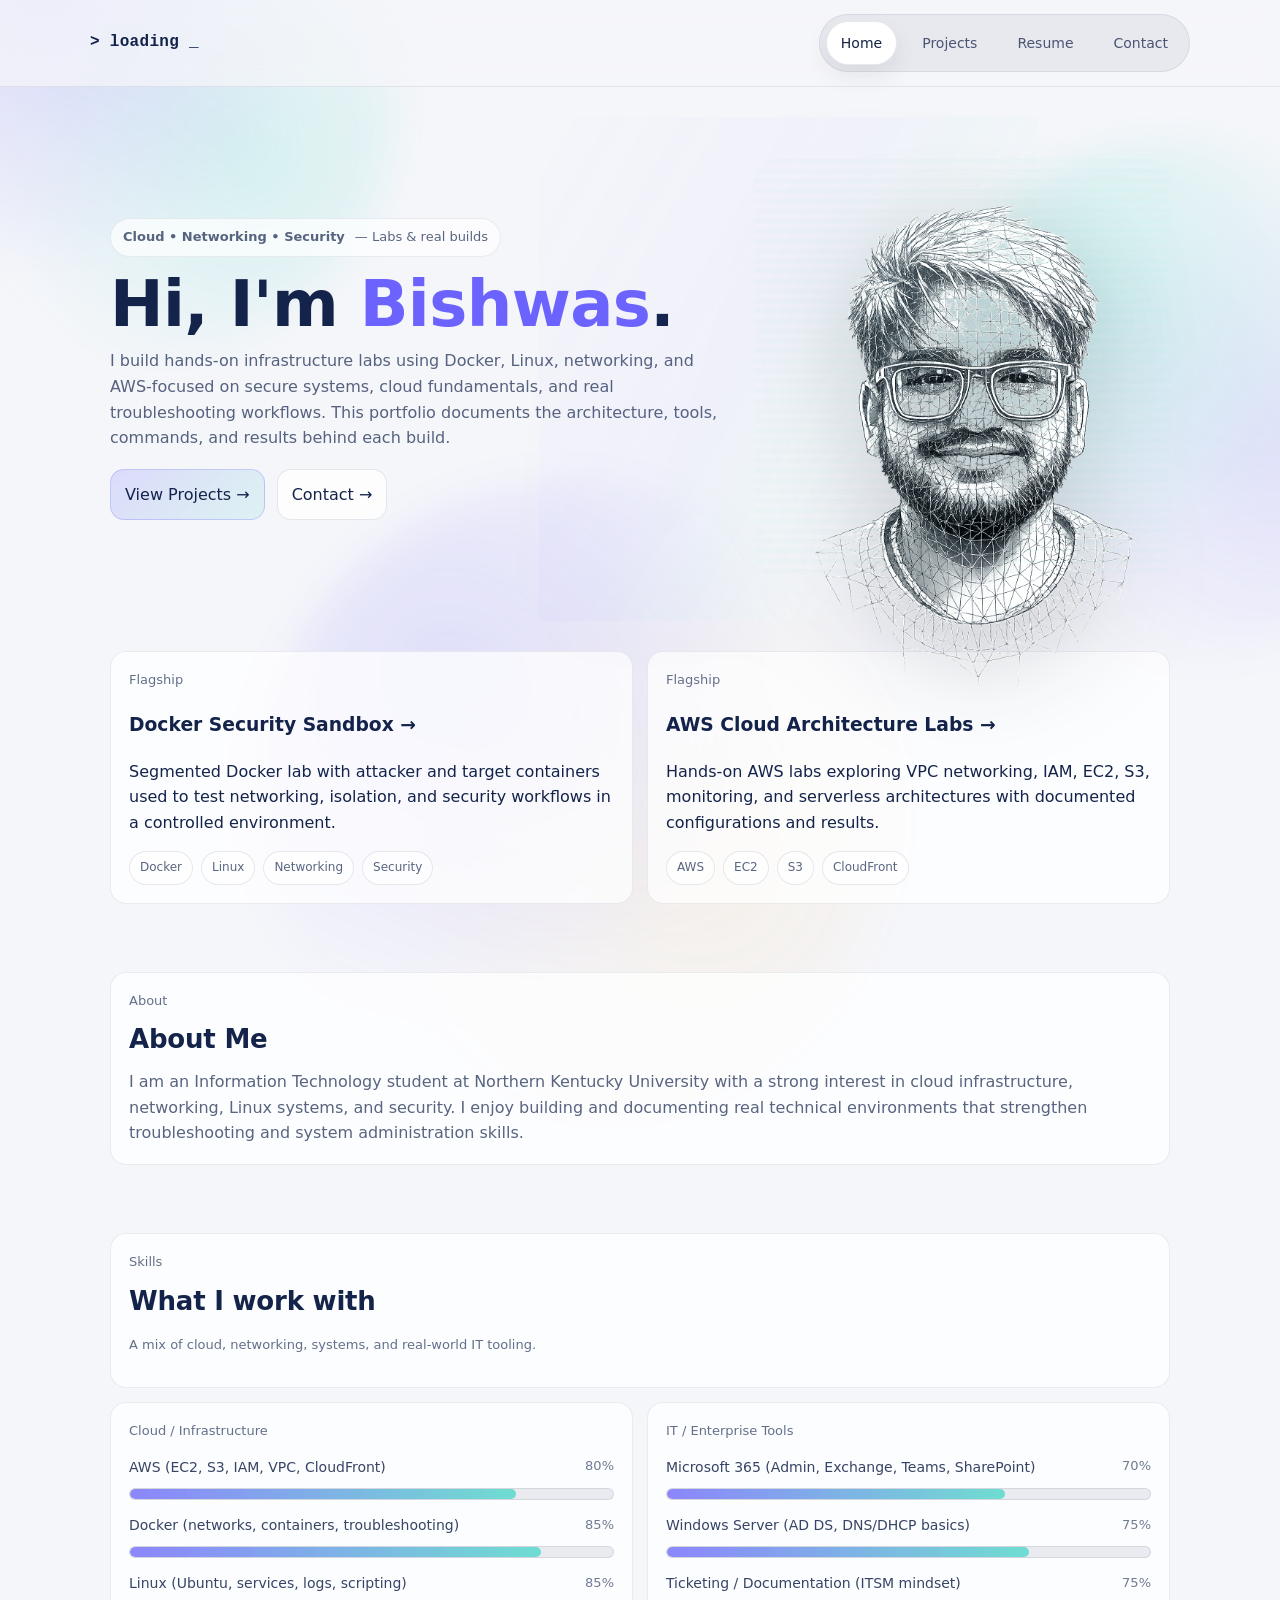
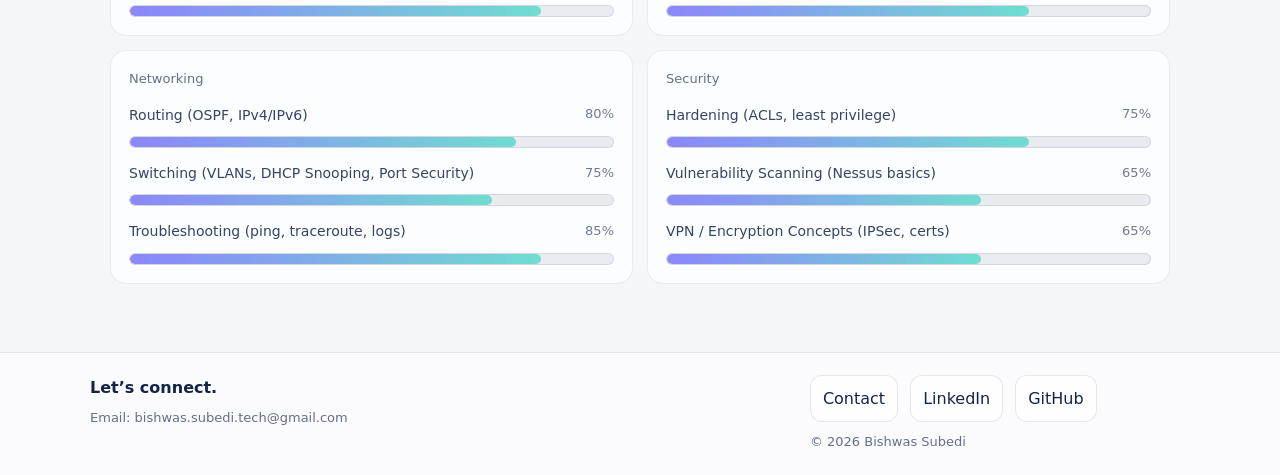
<file: index.html>
<!DOCTYPE html>
<html lang="en">
<head>
  <meta charset="UTF-8">
  <meta name="viewport" content="width=device-width, initial-scale=1.0">
  <title>Bishwas Subedi | Portfolio</title>
  <link rel="stylesheet" href="assets/style.css">
</head>
<body>

<!-- Background blobs -->
<div class="parallax">
  <div class="blob one"></div>
  <div class="blob two"></div>
  <div class="blob three"></div>
</div>

<header class="site-header">
  <div class="container header-inner">
    <a class="brand" href="index.html">
  <div class="brand-terminal" id="brandTerminal"></div>
</a>
  
    <nav class="tabs" aria-label="Primary">
      <a data-nav href="index.html">Home</a>
      <a data-nav href="projects.html">Projects</a>
      <a data-nav href="resume.html">Resume</a>
      <a data-nav href="contact.html">Contact</a>
    </nav>
  </div>
</header>

<main class="container">

  <!-- HERO -->
  <section class="hero">
    <div class="hero-left">
      <div class="kicker">
        <strong>Cloud • Networking • Security</strong>
        <span>— Labs & real builds</span>
      </div>

      <h1>Hi, I'm <span class="accent">Bishwas</span>.</h1>

      <p>
        I build hands-on infrastructure labs using Docker, Linux, networking,
        and AWS-focused on secure systems, cloud fundamentals, and real troubleshooting workflows. This portfolio documents the architecture, tools, commands, and results behind each build.
      </p>

      <div class="actions">
        <a class="btn primary" href="projects.html">View Projects →</a>
        <a class="btn" href="contact.html">Contact →</a>
      </div>
    </div>

    <!-- Mesh -->
<div class="mesh-wrap holo">
  <img class="mesh-img" src="assets/bishwas-mesh.png" alt="Wireframe mesh portrait">
  <div class="holo-scan" aria-hidden="true"></div>
  <div class="holo-shimmer" aria-hidden="true"></div>
</div>
  </section>

  <!-- Featured cards -->
  <section class="section">
    <div class="grid">
      <article class="card col6">
        <div class="meta">Flagship</div>
        <h3><a href="projects/docker-sandbox.html">Docker Security Sandbox →</a></h3>
        <p>Segmented Docker lab with attacker and target containers used to test networking, isolation, and security workflows in a controlled environment.</p>
        <div class="pills">
          <span class="pill">Docker</span><span class="pill">Linux</span><span class="pill">Networking</span><span class="pill">Security</span>
        </div>
      </article>

      <article class="card col6">
        <div class="meta">Flagship</div>
        <h3><a href="projects/aws-cloud.html">AWS Cloud Architecture Labs →</a></h3>
        <p>Hands-on AWS labs exploring VPC networking, IAM, EC2, S3, monitoring, and serverless architectures with documented configurations and results.</p>
        <div class="pills">
          <span class="pill">AWS</span><span class="pill">EC2</span><span class="pill">S3</span><span class="pill">CloudFront</span>
        </div>
      </article>
    </div>
  </section>

  <!-- About -->
  <section class="section">
    <div class="grid">
      <article class="card col12">
        <div class="meta">About</div>
        <h2 class="h2">About Me</h2>
        <p class="about-text" id="aboutText">
          I am an Information Technology student at Northern Kentucky University with a strong interest in cloud infrastructure, networking, Linux systems, and security.
          I enjoy building and documenting real technical environments that strengthen troubleshooting and system administration skills.
        </p>
      </article>
    </div>
  </section>

  <!-- Skills -->
  <section class="section" id="skills">
    <div class="grid">
      <article class="card col12">
        <div class="meta">Skills</div>
        <h2 class="h2">What I work with</h2>
        <p class="small">A mix of cloud, networking, systems, and real-world IT tooling.</p>
      </article>

      <article class="card col6">
        <div class="meta">Cloud / Infrastructure</div>

        <div class="skill">
          <div class="skill-top">
            <span>AWS (EC2, S3, IAM, VPC, CloudFront)</span><span class="skill-val">80%</span>
          </div>
          <div class="bar"><div class="fill" data-fill="80"></div></div>
        </div>

        <div class="skill">
          <div class="skill-top">
            <span>Docker (networks, containers, troubleshooting)</span><span class="skill-val">85%</span>
          </div>
          <div class="bar"><div class="fill" data-fill="85"></div></div>
        </div>

        <div class="skill">
          <div class="skill-top">
            <span>Linux (Ubuntu, services, logs, scripting)</span><span class="skill-val">85%</span>
          </div>
          <div class="bar"><div class="fill" data-fill="85"></div></div>
        </div>
      </article>

      <article class="card col6">
        <div class="meta">IT / Enterprise Tools</div>

        <div class="skill">
          <div class="skill-top">
            <span>Microsoft 365 (Admin, Exchange, Teams, SharePoint)</span><span class="skill-val">70%</span>
          </div>
          <div class="bar"><div class="fill" data-fill="70"></div></div>
        </div>

        <div class="skill">
          <div class="skill-top">
            <span>Windows Server (AD DS, DNS/DHCP basics)</span><span class="skill-val">75%</span>
          </div>
          <div class="bar"><div class="fill" data-fill="75"></div></div>
        </div>

        <div class="skill">
          <div class="skill-top">
            <span>Ticketing / Documentation (ITSM mindset)</span><span class="skill-val">75%</span>
          </div>
          <div class="bar"><div class="fill" data-fill="75"></div></div>
        </div>
      </article>

      <article class="card col6">
        <div class="meta">Networking</div>

        <div class="skill">
          <div class="skill-top">
            <span>Routing (OSPF, IPv4/IPv6)</span><span class="skill-val">80%</span>
          </div>
          <div class="bar"><div class="fill" data-fill="80"></div></div>
        </div>

        <div class="skill">
          <div class="skill-top">
            <span>Switching (VLANs, DHCP Snooping, Port Security)</span><span class="skill-val">75%</span>
          </div>
          <div class="bar"><div class="fill" data-fill="75"></div></div>
        </div>

        <div class="skill">
          <div class="skill-top">
            <span>Troubleshooting (ping, traceroute, logs)</span><span class="skill-val">85%</span>
          </div>
          <div class="bar"><div class="fill" data-fill="85"></div></div>
        </div>
      </article>

      <article class="card col6">
        <div class="meta">Security</div>

        <div class="skill">
          <div class="skill-top">
            <span>Hardening (ACLs, least privilege)</span><span class="skill-val">75%</span>
          </div>
          <div class="bar"><div class="fill" data-fill="75"></div></div>
        </div>

        <div class="skill">
          <div class="skill-top">
            <span>Vulnerability Scanning (Nessus basics)</span><span class="skill-val">65%</span>
          </div>
          <div class="bar"><div class="fill" data-fill="65"></div></div>
        </div>

        <div class="skill">
          <div class="skill-top">
            <span>VPN / Encryption Concepts (IPSec, certs)</span><span class="skill-val">65%</span>
          </div>
          <div class="bar"><div class="fill" data-fill="65"></div></div>
        </div>
      </article>

    </div>
  </section>

</main>

<footer class="site-footer">
  <div class="container footer-inner">
    <div>
      <div class="footer-title">Let’s connect.</div>
      <div class="small">
        Email: <a href="mailto:bishwas.subedi.tech@gmail.com">bishwas.subedi.tech@gmail.com</a><br>
      </div>
    </div>

    <div>
      <div class="footer-links">
        <a href="mailto:bishwas.subedi.tech@gmail.com">Contact</a>
        <a href="https://www.linkedin.com/in/bishwassubedi" target="_blank" rel="noreferrer">LinkedIn</a>
        <a href="https://github.com/bishwas-subedi" target="_blank" rel="noopener noreferrer">GitHub</a>
      </div>
      <div class="small" style="margin-top:10px;">© <span id="y"></span> Bishwas Subedi</div>
    </div>
  </div>
</footer>

<script src="assets/script.js"></script>
<script>document.getElementById("y").textContent = new Date().getFullYear();</script>
</body>
</html>
</file>
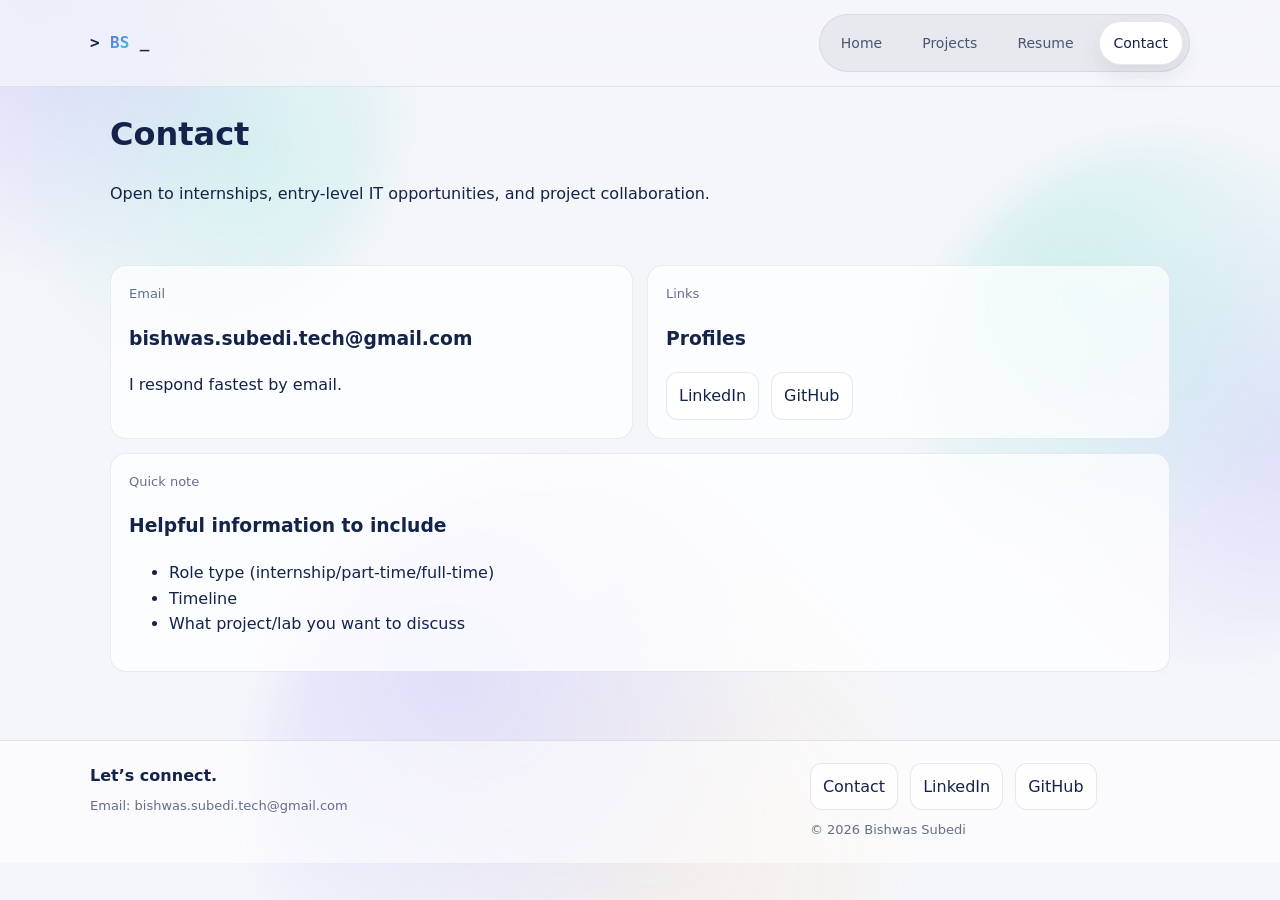
<file: contact.html>
<!DOCTYPE html>
<html>
<head>
    <meta charset="UTF-8">
  <title>Contact | Bishwas Subedi</title>
  <link rel="stylesheet" href="assets/style.css">
</head>
<body>
  

<div class="parallax">
  <div class="blob one"></div>
  <div class="blob two"></div>
  <div class="blob three"></div>
</div>

<header class="site-header">
  <div class="container header-inner">
   <a class="brand-terminal" href="index.html">
  <span class="prompt">&gt;</span>
  <span class="accent">BS</span>
  <span class="cursor">_</span>
</a>

    <nav class="tabs">
      <a data-nav href="index.html">Home</a>
      <a data-nav href="projects.html">Projects</a>
      <a data-nav href="resume.html">Resume</a>
      <a data-nav href="contact.html">Contact</a>
    </nav>
  </div>
</header>

<main class="container">

  <div class="page-title">
    <h1>Contact</h1>
    <p>Open to internships, entry-level IT opportunities, and project collaboration.</p>
  </div>

  <section class="section">
    <div class="grid">
      <article class="card col6">
        <div class="meta">Email</div>
        <h3><a href="mailto:bishwas.subedi.tech@gmail.com">bishwas.subedi.tech@gmail.com</a></h3>
        <p>I respond fastest by email.</p>
      </article>

      <article class="card col6">
        <div class="meta">Links</div>
        <h3>Profiles</h3>
        <div class="footer-links" style="margin-top:12px;">
          <a href="https://www.linkedin.com/in/bishwassubedi" target="_blank" rel="noreferrer">LinkedIn</a>
          <a href="https://github.com/bishwas-subedi" target="_blank" rel="noreferrer">GitHub</a>
        </div>
      </article>

      <article class="card col12">
        <div class="meta">Quick note</div>
        <h3>Helpful information to include</h3>
        <ul>
          <li>Role type (internship/part-time/full-time)</li>
          <li>Timeline</li>
          <li>What project/lab you want to discuss</li>
        </ul>
      </article>
    </div>
  </section>

</main>

<footer class="site-footer">
  <div class="container footer-inner">
    <div>
      <div style="font-weight:800; margin-bottom:8px;">Let’s connect.</div>
      <div class="small">
        Email: <a href="mailto:bishwas.subedi.tech@gmail.com">bishwas.subedi.tech@gmail.com</a><br>
      </div>
    </div>

    <div>
      <div class="footer-links">
        <a href="mailto:bishwas.subedi.tech@gmail.com">Contact</a>
        <a href="https://www.linkedin.com/in/bishwassubedi" target="_blank" rel="noreferrer">LinkedIn</a>
        <a href="https://github.com/bishwas-subedi" target="_blank" rel="noreferrer">GitHub</a>
      </div>
      <div class="small" style="margin-top:10px;">© <span id="y"></span> Bishwas Subedi</div>
    </div>
  </div>
</footer>

<script src="assets/script.js"></script>
<script>document.getElementById("y").textContent = new Date().getFullYear();</script>

</body>
</html>
</file>
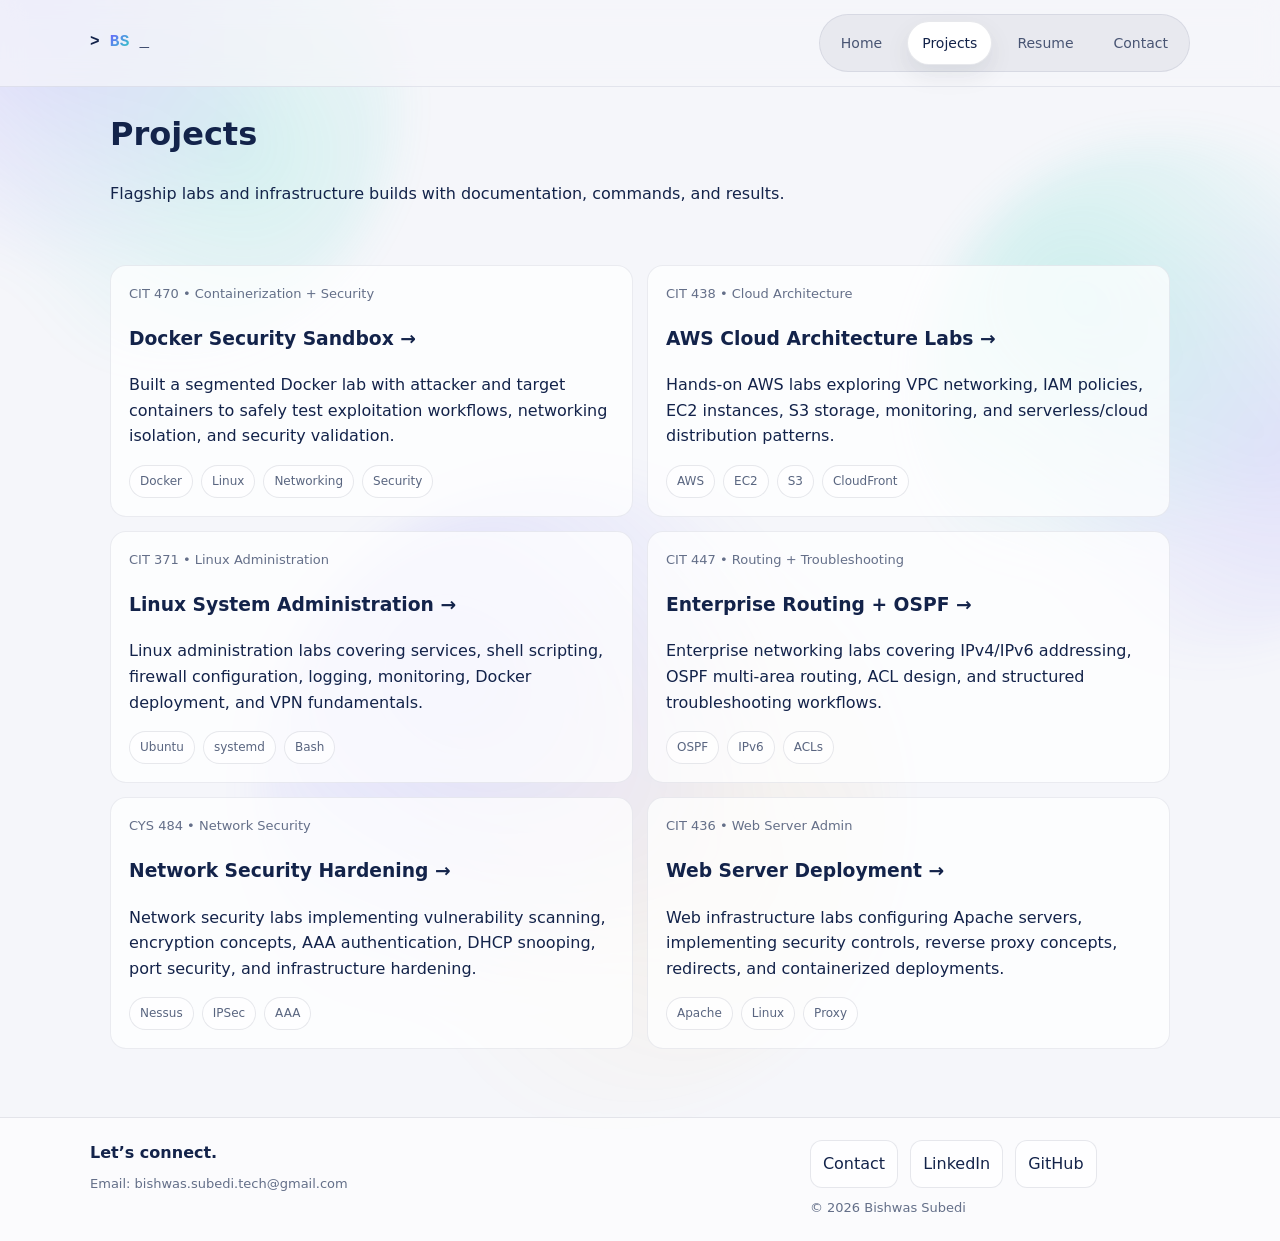
<file: projects.html>
<!DOCTYPE html>
<html>
<head>
    <meta charset="UTF-8">
  <title>Projects | Bishwas Subedi</title>
  <link rel="stylesheet" href="assets/style.css">
</head>
<body>
  

<div class="parallax">
  <div class="blob one"></div>
  <div class="blob two"></div>
  <div class="blob three"></div>
</div>

<header class="site-header">
  <div class="container header-inner">
   <a class="brand-terminal" href="index.html">
  <span class="prompt">&gt;</span>
  <span class="accent">BS</span>
  <span class="cursor">_</span>
</a>

    <nav class="tabs">
      <a data-nav href="index.html">Home</a>
      <a data-nav href="projects.html">Projects</a>
      <a data-nav href="resume.html">Resume</a>
      <a data-nav href="contact.html">Contact</a>
    </nav>
  </div>
</header>

<main class="container">

  <div class="page-title">
    <h1>Projects</h1>
    <p>Flagship labs and infrastructure builds with documentation, commands, and results.</p>
  </div>

  <section class="section">
    <div class="grid">

      <article class="card col6">
        <div class="meta">CIT 470 • Containerization + Security</div>
        <h3><a href="projects/docker-sandbox.html">Docker Security Sandbox →</a></h3>
        <p>Built a segmented Docker lab with attacker and target containers to safely test exploitation workflows, networking isolation, and security validation.</p>
        <div class="pills">
          <span class="pill">Docker</span><span class="pill">Linux</span><span class="pill">Networking</span><span class="pill">Security</span>
        </div>
      </article>

      <article class="card col6">
        <div class="meta">CIT 438 • Cloud Architecture</div>
        <h3><a href="projects/aws-cloud.html">AWS Cloud Architecture Labs →</a></h3>
        <p>Hands-on AWS labs exploring VPC networking, IAM policies, EC2 instances, S3 storage, monitoring, and serverless/cloud distribution patterns.</p>
        <div class="pills">
          <span class="pill">AWS</span><span class="pill">EC2</span><span class="pill">S3</span><span class="pill">CloudFront</span>
        </div>
      </article>

      <article class="card col6">
        <div class="meta">CIT 371 • Linux Administration</div>
        <h3><a href="projects/linux-admin.html">Linux System Administration →</a></h3>
        <p>Linux administration labs covering services, shell scripting, firewall configuration, logging, monitoring, Docker deployment, and VPN fundamentals.</p>
        <div class="pills">
          <span class="pill">Ubuntu</span><span class="pill">systemd</span><span class="pill">Bash</span>
        </div>
      </article>

      <article class="card col6">
        <div class="meta">CIT 447 • Routing + Troubleshooting</div>
        <h3><a href="projects/routing-ospf.html">Enterprise Routing + OSPF →</a></h3>
        <p>Enterprise networking labs covering IPv4/IPv6 addressing, OSPF multi-area routing, ACL design, and structured troubleshooting workflows.</p>
        <div class="pills">
          <span class="pill">OSPF</span><span class="pill">IPv6</span><span class="pill">ACLs</span>
        </div>
      </article>

      <article class="card col6">
        <div class="meta">CYS 484 • Network Security</div>
        <h3><a href="projects/network-security.html">Network Security Hardening →</a></h3>
        <p>Network security labs implementing vulnerability scanning, encryption concepts, AAA authentication, DHCP snooping, port security, and infrastructure hardening.</p>
        <div class="pills">
          <span class="pill">Nessus</span><span class="pill">IPSec</span><span class="pill">AAA</span>
        </div>
      </article>

      <article class="card col6">
        <div class="meta">CIT 436 • Web Server Admin</div>
        <h3><a href="projects/web-server.html">Web Server Deployment →</a></h3>
        <p>Web infrastructure labs configuring Apache servers, implementing security controls, reverse proxy concepts, redirects, and containerized deployments.</p>
        <div class="pills">
          <span class="pill">Apache</span><span class="pill">Linux</span><span class="pill">Proxy</span>
        </div>
      </article>

    </div>
  </section>

</main>

<footer class="site-footer">
  <div class="container footer-inner">
    <div>
      <div style="font-weight:800; margin-bottom:8px;">Let’s connect.</div>
      <div class="small">
        Email: <a href="mailto:bishwas.subedi.tech@gmail.com">bishwas.subedi.tech@gmail.com</a><br>
      </div>
    </div>

    <div>
      <div class="footer-links">
        <a href="mailto:bishwas.subedi.tech@gmail.com">Contact</a>
        <a href="https://www.linkedin.com/in/bishwassubedi" target="_blank" rel="noreferrer">LinkedIn</a>
        <a href="https://github.com/bishwas-subedi" target="_blank" rel="noreferrer">GitHub</a>
      </div>
      <div class="small" style="margin-top:10px;">© <span id="y"></span> Bishwas Subedi</div>
    </div>
  </div>
</footer>

<script src="assets/script.js"></script>
<script>document.getElementById("y").textContent = new Date().getFullYear();</script>

</body>
</html>
</file>
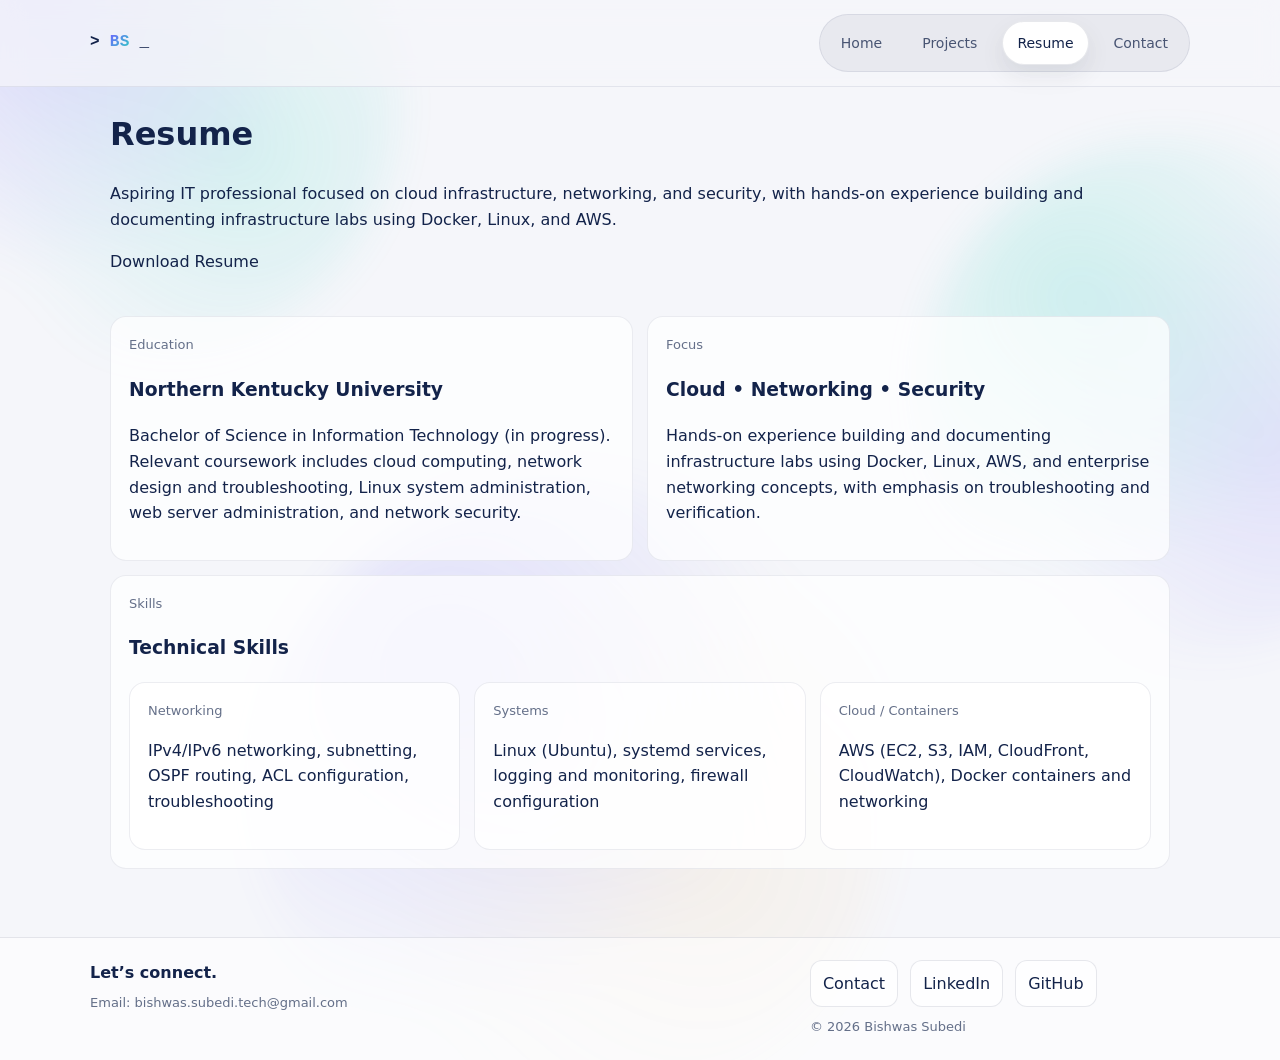
<file: resume.html>
<!DOCTYPE html>
<html>
<head>
    <meta charset="UTF-8">
  <title>Resume | Bishwas Subedi</title>
  <link rel="stylesheet" href="assets/style.css">
</head>
<body>
<div class="parallax">
  <div class="blob one"></div>
  <div class="blob two"></div>
  <div class="blob three"></div>
</div>

<header class="site-header">
  <div class="container header-inner">
   <a class="brand-terminal" href="index.html">
  <span class="prompt">&gt;</span>
  <span class="accent">BS</span>
  <span class="cursor">_</span>
</a>

    <nav class="tabs">
      <a data-nav href="index.html">Home</a>
      <a data-nav href="projects.html">Projects</a>
      <a data-nav href="resume.html">Resume</a>
      <a data-nav href="contact.html">Contact</a>
    </nav>
  </div>
</header>

<main class="container">

  <div class="page-title">
    <h1>Resume</h1>
    <p>Aspiring IT professional focused on cloud infrastructure, networking, and security, with hands-on experience building and documenting infrastructure labs using Docker, Linux, and AWS.</p>
  </div>
  <a href="assets/Bishwas_Subedi_IT_Resume.pdf" class="button">
  Download Resume
</a>

  <section class="section">
    <div class="grid">
      <article class="card col6">
        <div class="meta">Education</div>
        <h3>Northern Kentucky University</h3>
        <p>
          Bachelor of Science in Information Technology (in progress).<br>
          Relevant coursework includes cloud computing, network design and troubleshooting, Linux system administration, web server administration, and network security.
        </p>
      </article>

      <article class="card col6">
        <div class="meta">Focus</div>
        <h3>Cloud • Networking • Security</h3>
        <p>
        Hands-on experience building and documenting infrastructure labs using 
        Docker, Linux, AWS, and enterprise networking concepts, with emphasis on troubleshooting and verification.
        </p>
      </article>

      <article class="card col12">
        <div class="meta">Skills</div>
        <h3>Technical Skills</h3>
        <div class="grid">
          <div class="card col4">
            <div class="meta">Networking</div>
            <p>IPv4/IPv6 networking, subnetting, OSPF routing, ACL configuration, troubleshooting</p>
          </div>
          <div class="card col4">
            <div class="meta">Systems</div>
            <p>Linux (Ubuntu), systemd services, logging and monitoring, firewall configuration</p>
          </div>
          <div class="card col4">
            <div class="meta">Cloud / Containers</div>
            <p>AWS (EC2, S3, IAM, CloudFront, CloudWatch), Docker containers and networking</p>
          </div>
        </div>
      </article>
    </div>
  </section>

</main>

<footer class="site-footer">
  <div class="container footer-inner">
    <div>
      <div style="font-weight:800; margin-bottom:8px;">Let’s connect.</div>
      <div class="small">
        Email: <a href="mailto:bishwas.subedi.tech@gmail.com">bishwas.subedi.tech@gmail.com</a><br>
      </div>
    </div>

    <div>
      <div class="footer-links">
        <a href="mailto:bishwas.subedi.tech@gmail.com">Contact</a>
        <a href="https://www.linkedin.com/in/bishwassubedi" target="_blank" rel="noreferrer">LinkedIn</a>
        <a href="https://github.com/bishwas-subedi" target="_blank" rel="noreferrer">GitHub</a>
      </div>
      <div class="small" style="margin-top:10px;">© <span id="y"></span> Bishwas Subedi</div>
    </div>
  </div>
</footer>

<script src="assets/script.js"></script>
<script>document.getElementById("y").textContent = new Date().getFullYear();</script>

</body>
</html>
</file>
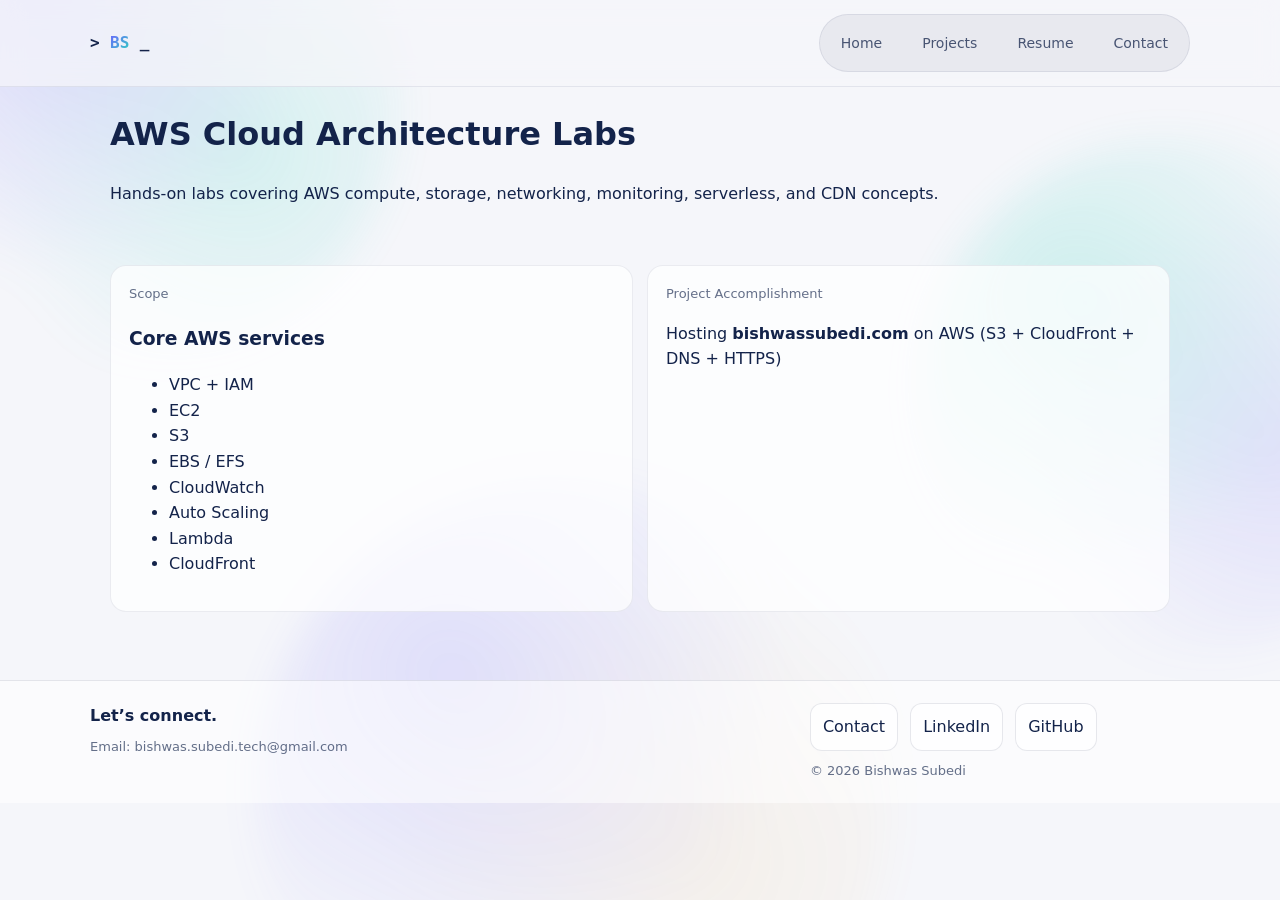
<file: projects/aws-cloud.html>
<!DOCTYPE html>
<html>
<head>
    <meta charset="UTF-8">
  <title>AWS Cloud Architecture | Bishwas Subedi</title>
  <link rel="stylesheet" href="../assets/style.css">
</head>
<body>

<div class="parallax">
  <div class="blob one"></div>
  <div class="blob two"></div>
  <div class="blob three"></div>
</div>

<header class="site-header">
  <div class="container header-inner">
    <a class="brand-terminal" href="index.html">
  <span class="prompt">&gt;</span>
  <span class="accent">BS</span>
  <span class="cursor">_</span>
</a>

    <nav class="tabs">
      <a data-nav href="../index.html">Home</a>
      <a data-nav href="../projects.html">Projects</a>
      <a data-nav href="../resume.html">Resume</a>
      <a data-nav href="../contact.html">Contact</a>
    </nav>
  </div>
</header>

<main class="container">

  <div class="page-title">
    <h1>AWS Cloud Architecture Labs</h1>
    <p>Hands-on labs covering AWS compute, storage, networking, monitoring, serverless, and CDN concepts.</p>
  </div>

  <section class="section">
    <div class="grid">

      <article class="card col6">
        <div class="meta">Scope</div>
        <h3>Core AWS services</h3>
        <ul>
          <li>VPC + IAM</li>
          <li>EC2</li>
          <li>S3</li>
          <li>EBS / EFS</li>
          <li>CloudWatch</li>
          <li>Auto Scaling</li>
          <li>Lambda</li>
          <li>CloudFront</li>
        </ul>
      </article>

      <article class="card col6">
        <div class="meta">Project Accomplishment</div>
        <p>
          Hosting <b>bishwassubedi.com</b> on AWS (S3 + CloudFront + DNS + HTTPS)
        </p>
      </article>

    </div>
  </section>

</main>

<footer class="site-footer">
  <div class="container footer-inner">
    <div>
      <div style="font-weight:800; margin-bottom:8px;">Let’s connect.</div>
      <div class="small">
        Email: <a href="mailto:bishwas.subedi.tech@gmail.com">bishwas.subedi.tech@gmail.com</a><br>
      </div>
    </div>

    <div>
      <div class="footer-links">
        <a href="mailto:bishwas.subedi.tech@gmail.com">Contact</a>
        <a href="https://www.linkedin.com/in/bishwassubedi" target="_blank" rel="noreferrer">LinkedIn</a>
        <a href="https://github.com/bishwas-subedi" target="_blank" rel="noreferrer">GitHub</a>
      </div>
      <div class="small" style="margin-top:10px;">© <span id="y"></span> Bishwas Subedi</div>
    </div>
  </div>
</footer>

<script src="../assets/script.js"></script>
<script>document.getElementById("y").textContent = new Date().getFullYear();</script>

</body>
</html>
</file>
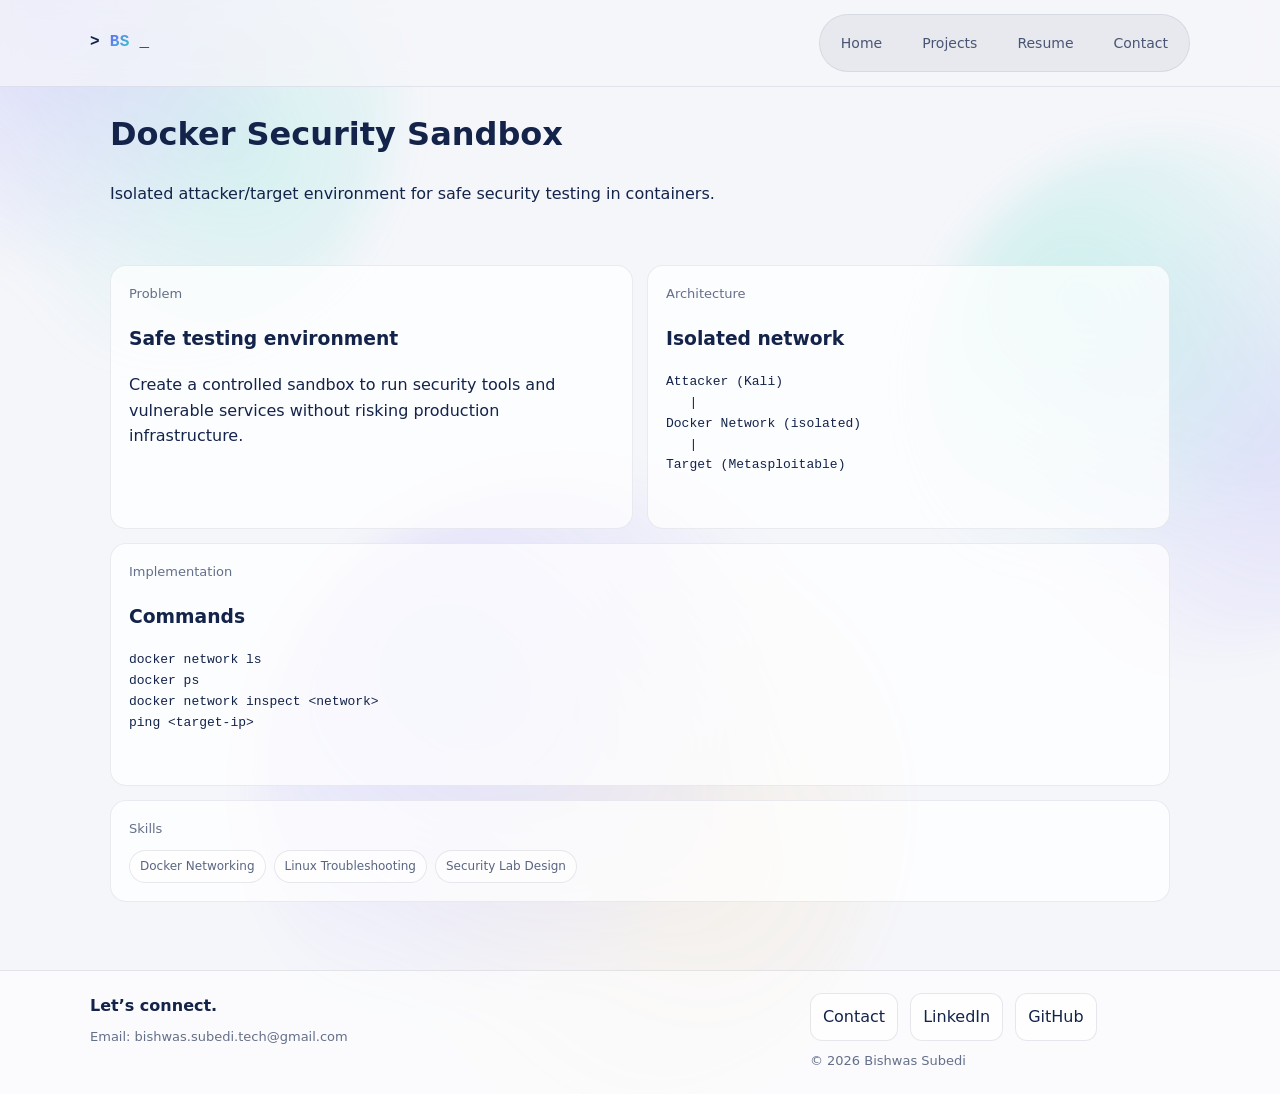
<file: projects/docker-sandbox.html>
<!DOCTYPE html>
<html>
<head>
    <meta charset="UTF-8">
  <title>Docker Security Sandbox | Bishwas Subedi</title>
  <link rel="stylesheet" href="../assets/style.css">
</head>
<body>

<div class="parallax">
  <div class="blob one"></div>
  <div class="blob two"></div>
  <div class="blob three"></div>
</div>

<header class="site-header">
  <div class="container header-inner">
    <a class="brand-terminal" href="index.html">
  <span class="prompt">&gt;</span>
  <span class="accent">BS</span>
  <span class="cursor">_</span>
</a>

    <nav class="tabs">
      <a data-nav href="../index.html">Home</a>
      <a data-nav href="../projects.html">Projects</a>
      <a data-nav href="../resume.html">Resume</a>
      <a data-nav href="../contact.html">Contact</a>
    </nav>
  </div>
</header>

<main class="container">

  <div class="page-title">
    <h1>Docker Security Sandbox</h1>
    <p>Isolated attacker/target environment for safe security testing in containers.</p>
  </div>

  <section class="section">
    <div class="grid">

      <article class="card col6">
        <div class="meta">Problem</div>
        <h3>Safe testing environment</h3>
        <p>Create a controlled sandbox to run security tools and vulnerable services without risking production infrastructure.</p>
      </article>

      <article class="card col6">
        <div class="meta">Architecture</div>
        <h3>Isolated network</h3>
        <pre>
Attacker (Kali)
   |
Docker Network (isolated)
   |
Target (Metasploitable)
        </pre>
      </article>

      <article class="card col12">
        <div class="meta">Implementation</div>
        <h3>Commands</h3>
        <pre>
docker network ls
docker ps
docker network inspect &lt;network&gt;
ping &lt;target-ip&gt;
        </pre>
       </article>

      <article class="card col12">
        <div class="meta">Skills</div>
        <div class="pills">
          <span class="pill">Docker Networking</span><span class="pill">Linux Troubleshooting</span><span class="pill">Security Lab Design</span>
        </div>
      </article>

    </div>
  </section>

</main>

<footer class="site-footer">
  <div class="container footer-inner">
    <div>
      <div style="font-weight:800; margin-bottom:8px;">Let’s connect.</div>
      <div class="small">
        Email: <a href="mailto:bishwas.subedi.tech@gmail.com">bishwas.subedi.tech@gmail.com</a><br>
      </div>
    </div>

    <div>
      <div class="footer-links">
        <a href="mailto:bishwas.subedi.tech@gmail.com">Contact</a>
        <a href="https://www.linkedin.com/in/bishwassubedi" target="_blank" rel="noreferrer">LinkedIn</a>
        <a href="https://github.com/bishwas-subedi" target="_blank" rel="noreferrer">GitHub</a>
      </div>
      <div class="small" style="margin-top:10px;">© <span id="y"></span> Bishwas Subedi</div>
    </div>
  </div>
</footer>

<script src="../assets/script.js"></script>
<script>document.getElementById("y").textContent = new Date().getFullYear();</script>

</body>
</html>
</file>
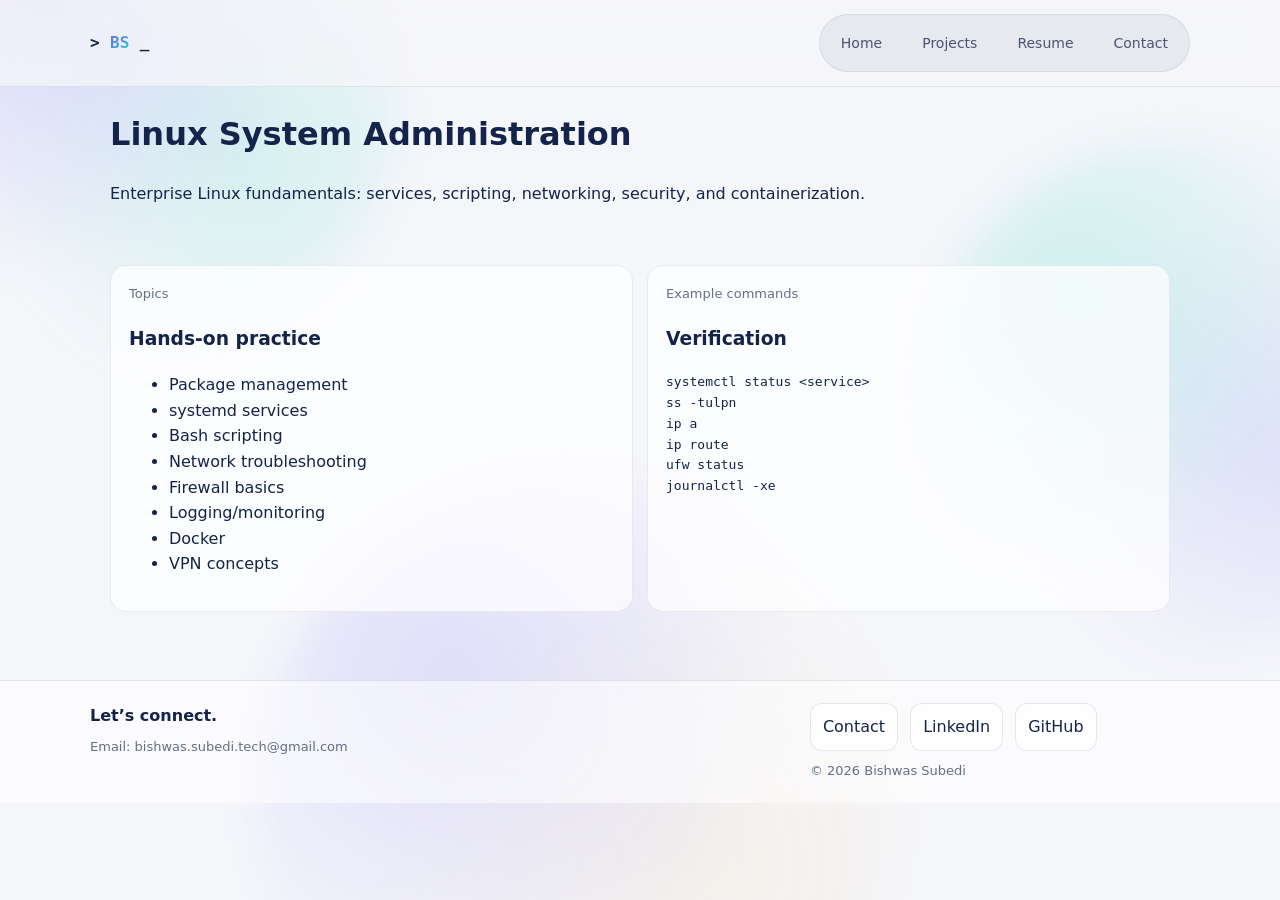
<file: projects/linux-admin.html>
<!DOCTYPE html>
<html>
<head>
    <meta charset="UTF-8">
  <title>Linux Administration | Bishwas Subedi</title>
  <link rel="stylesheet" href="../assets/style.css">
</head>
<body>

<div class="parallax">
  <div class="blob one"></div>
  <div class="blob two"></div>
  <div class="blob three"></div>
</div>

<header class="site-header">
  <div class="container header-inner">
    <a class="brand-terminal" href="index.html">
  <span class="prompt">&gt;</span>
  <span class="accent">BS</span>
  <span class="cursor">_</span>
</a>

    <nav class="tabs">
      <a data-nav href="../index.html">Home</a>
      <a data-nav href="../projects.html">Projects</a>
      <a data-nav href="../resume.html">Resume</a>
      <a data-nav href="../contact.html">Contact</a>
    </nav>
  </div>
</header>

<main class="container">

  <div class="page-title">
    <h1>Linux System Administration</h1>
    <p>Enterprise Linux fundamentals: services, scripting, networking, security, and containerization.</p>
  </div>

  <section class="section">
    <div class="grid">

      <article class="card col6">
        <div class="meta">Topics</div>
        <h3>Hands-on practice</h3>
        <ul>
          <li>Package management</li>
          <li>systemd services</li>
          <li>Bash scripting</li>
          <li>Network troubleshooting</li>
          <li>Firewall basics</li>
          <li>Logging/monitoring</li>
          <li>Docker</li>
          <li>VPN concepts</li>
        </ul>
      </article>

      <article class="card col6">
        <div class="meta">Example commands</div>
        <h3>Verification</h3>
        <pre>
systemctl status &lt;service&gt;
ss -tulpn
ip a
ip route
ufw status
journalctl -xe
        </pre>
      </article>
    </div>
  </section>

</main>

<footer class="site-footer">
  <div class="container footer-inner">
    <div>
      <div style="font-weight:800; margin-bottom:8px;">Let’s connect.</div>
      <div class="small">
        Email: <a href="mailto:bishwas.subedi.tech@gmail.com">bishwas.subedi.tech@gmail.com</a><br>
      </div>
    </div>
    <div>
      <div class="footer-links">
        <a href="mailto:bishwas.subedi.tech@gmail.com">Contact</a>
        <a href="https://www.linkedin.com/in/bishwassubedi" target="_blank" rel="noreferrer">LinkedIn</a>
        <a href="https://github.com/bishwas-subedi" target="_blank" rel="noreferrer">GitHub</a>
      </div>
      <div class="small" style="margin-top:10px;">© <span id="y"></span> Bishwas Subedi</div>
    </div>
  </div>
</footer>

<script src="../assets/script.js"></script>
<script>document.getElementById("y").textContent = new Date().getFullYear();</script>

</body>
</html>
</file>
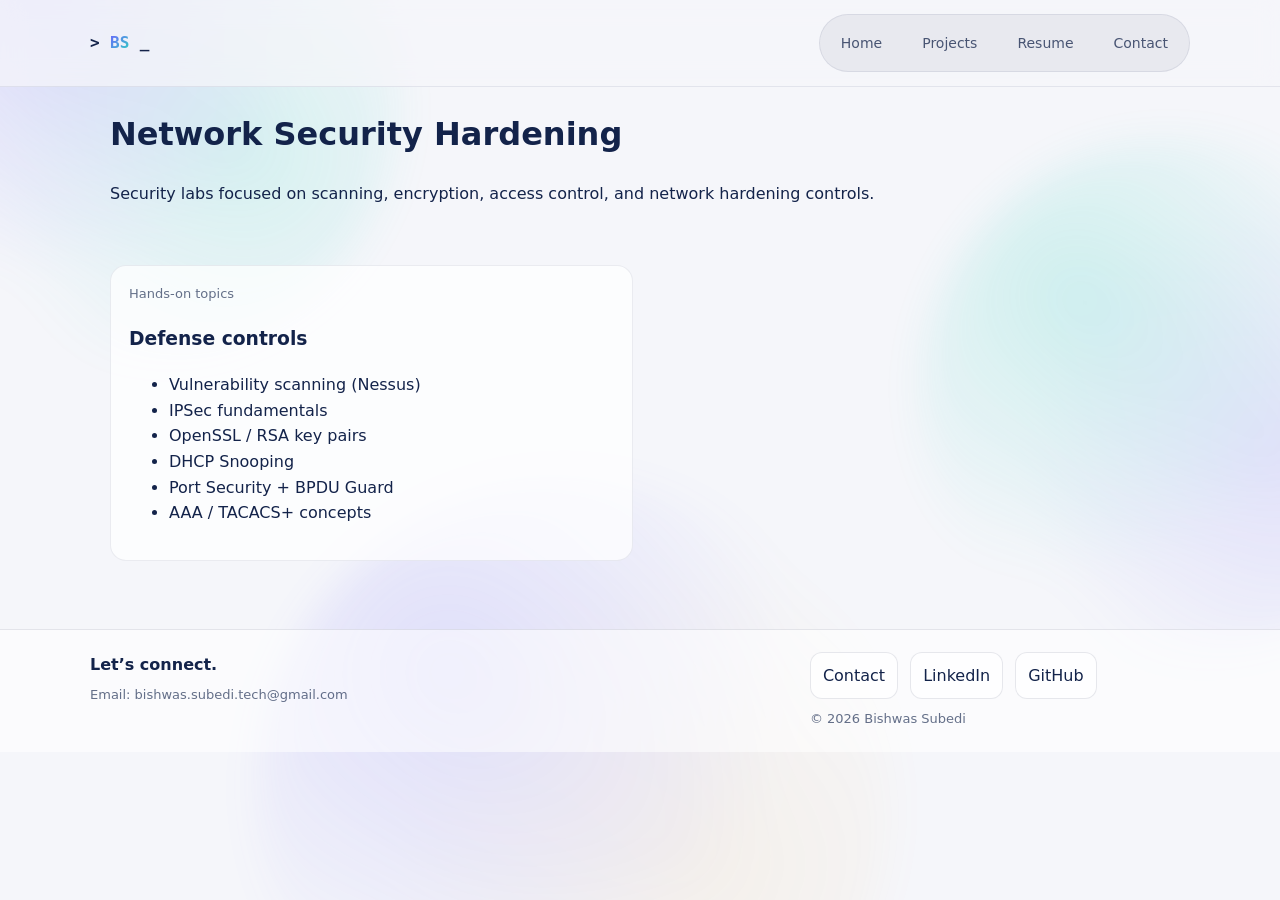
<file: projects/network-security.html>
<!DOCTYPE html>
<html>
<head>
    <meta charset="UTF-8">
  <title>Network Security Hardening | Bishwas Subedi</title>
  <link rel="stylesheet" href="../assets/style.css">
</head>
<body>

<div class="parallax">
  <div class="blob one"></div>
  <div class="blob two"></div>
  <div class="blob three"></div>
</div>

<header class="site-header">
  <div class="container header-inner">
    <a class="brand-terminal" href="index.html">
  <span class="prompt">&gt;</span>
  <span class="accent">BS</span>
  <span class="cursor">_</span>
</a>

    <nav class="tabs">
      <a data-nav href="../index.html">Home</a>
      <a data-nav href="../projects.html">Projects</a>
      <a data-nav href="../resume.html">Resume</a>
      <a data-nav href="../contact.html">Contact</a>
    </nav>
  </div>
</header>

<main class="container">

  <div class="page-title">
    <h1>Network Security Hardening</h1>
    <p>Security labs focused on scanning, encryption, access control, and network hardening controls.</p>
  </div>

  <section class="section">
    <div class="grid">

      <article class="card col6">
        <div class="meta">Hands-on topics</div>
        <h3>Defense controls</h3>
        <ul>
          <li>Vulnerability scanning (Nessus)</li>
          <li>IPSec fundamentals</li>
          <li>OpenSSL / RSA key pairs</li>
          <li>DHCP Snooping</li>
          <li>Port Security + BPDU Guard</li>
          <li>AAA / TACACS+ concepts</li>
        </ul>
      </article>
    </div>
  </section>

</main>

<footer class="site-footer">
  <div class="container footer-inner">
    <div>
      <div style="font-weight:800; margin-bottom:8px;">Let’s connect.</div>
      <div class="small">
        Email: <a href="mailto:bishwas.subedi.tech@gmail.com">bishwas.subedi.tech@gmail.com</a><br>
      </div>
    </div>

    <div>
      <div class="footer-links">
        <a href="mailto:bishwas.subedi.tech@gmail.com">Contact</a>
        <a href="https://www.linkedin.com/in/bishwassubedi" target="_blank" rel="noreferrer">LinkedIn</a>
        <a href="https://github.com/bishwas-subedi" target="_blank" rel="noreferrer">GitHub</a>
      </div>
      <div class="small" style="margin-top:10px;">© <span id="y"></span> Bishwas Subedi</div>
    </div>
  </div>
</footer>

<script src="../assets/script.js"></script>
<script>document.getElementById("y").textContent = new Date().getFullYear();</script>

</body>
</html>
</file>
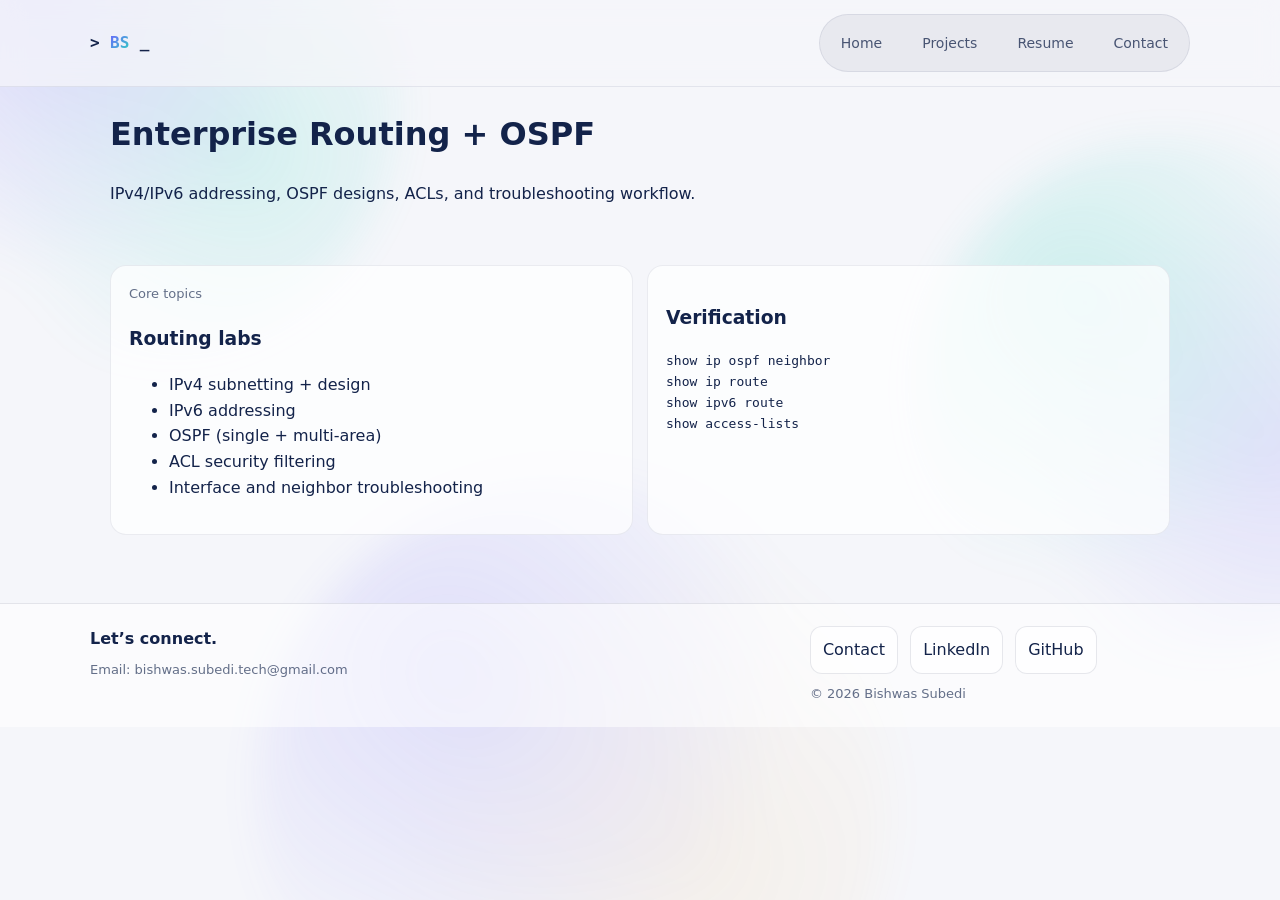
<file: projects/routing-ospf.html>
<!DOCTYPE html>
<html>
<head>
    <meta charset="UTF-8">
  <title>Routing + OSPF | Bishwas Subedi</title>
  <link rel="stylesheet" href="../assets/style.css">
</head>
<body>

<div class="parallax">
  <div class="blob one"></div>
  <div class="blob two"></div>
  <div class="blob three"></div>
</div>

<header class="site-header">
  <div class="container header-inner">
    <a class="brand-terminal" href="index.html">
  <span class="prompt">&gt;</span>
  <span class="accent">BS</span>
  <span class="cursor">_</span>
</a>

    <nav class="tabs">
      <a data-nav href="../index.html">Home</a>
      <a data-nav href="../projects.html">Projects</a>
      <a data-nav href="../resume.html">Resume</a>
      <a data-nav href="../contact.html">Contact</a>
    </nav>
  </div>
</header>

<main class="container">

  <div class="page-title">
    <h1>Enterprise Routing + OSPF</h1>
    <p>IPv4/IPv6 addressing, OSPF designs, ACLs, and troubleshooting workflow.</p>
  </div>

  <section class="section">
    <div class="grid">

      <article class="card col6">
        <div class="meta">Core topics</div>
        <h3>Routing labs</h3>
        <ul>
          <li>IPv4 subnetting + design</li>
          <li>IPv6 addressing</li>
          <li>OSPF (single + multi-area)</li>
          <li>ACL security filtering</li>
          <li>Interface and neighbor troubleshooting</li>
        </ul>
      </article>

      <article class="card col6">
        <h3>Verification</h3>
        <pre>
show ip ospf neighbor
show ip route
show ipv6 route
show access-lists
        </pre>
      </article>

    </div>
  </section>

</main>

<footer class="site-footer">
  <div class="container footer-inner">
    <div>
      <div style="font-weight:800; margin-bottom:8px;">Let’s connect.</div>
      <div class="small">
        Email: <a href="mailto:bishwas.subedi.tech@gmail.com">bishwas.subedi.tech@gmail.com</a><br>
      </div>
    </div>

    <div>
      <div class="footer-links">
        <a href="mailto:bishwas.subedi.tech@gmail.com">Contact</a>
        <a href="https://www.linkedin.com/in/bishwassubedi" target="_blank" rel="noreferrer">LinkedIn</a>
        <a href="https://github.com/bishwas-subedi" target="_blank" rel="noreferrer">GitHub</a>
      </div>
      <div class="small" style="margin-top:10px;">© <span id="y"></span> Bishwas Subedi</div>
    </div>
  </div>
</footer>

<script src="../assets/script.js"></script>
<script>document.getElementById("y").textContent = new Date().getFullYear();</script>

</body>
</html>
</file>
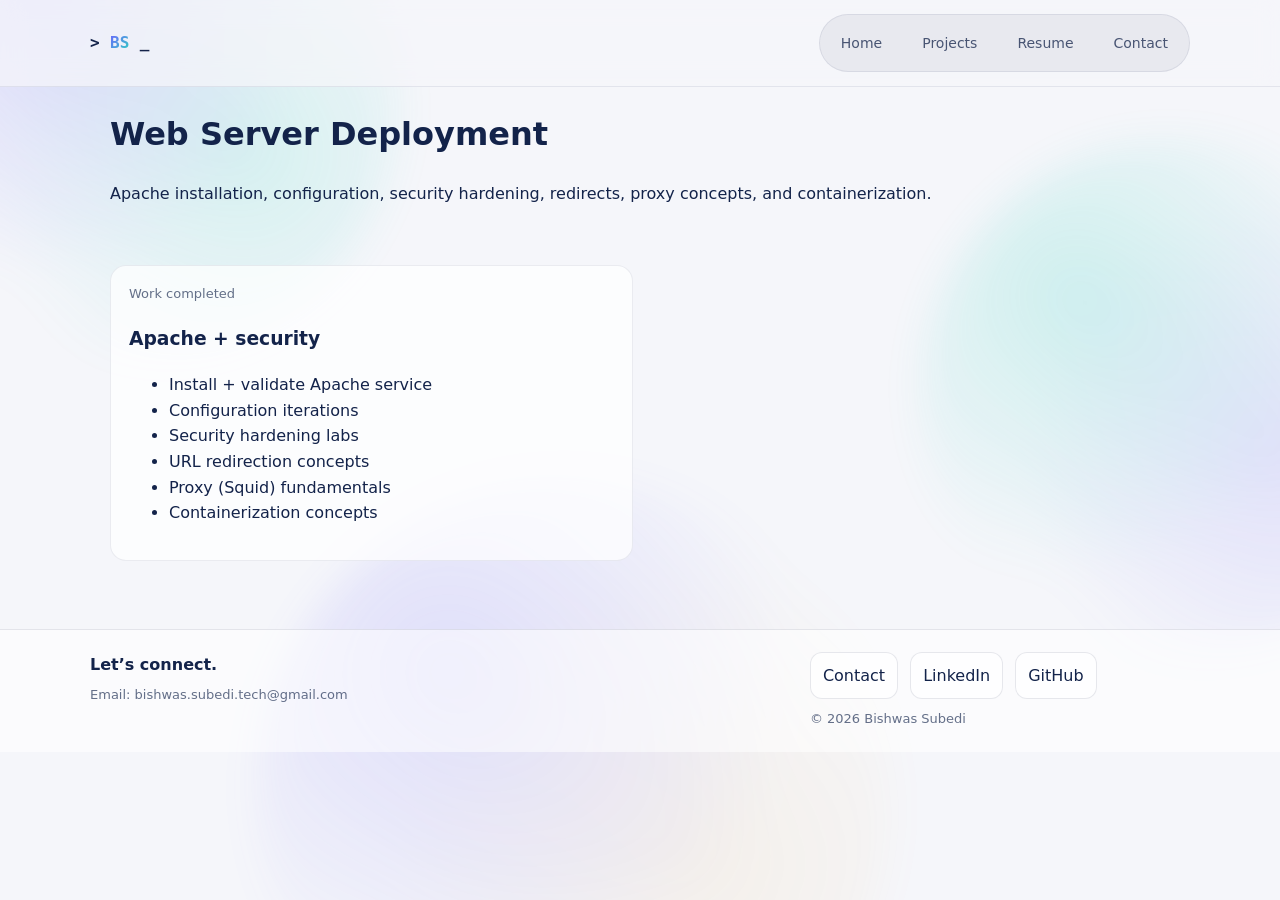
<file: projects/web-server.html>
<!DOCTYPE html>
<html>
<head>
    <meta charset="UTF-8">
  <title>Web Server Deployment | Bishwas Subedi</title>
  <link rel="stylesheet" href="../assets/style.css">
</head>
<body>

<div class="parallax">
  <div class="blob one"></div>
  <div class="blob two"></div>
  <div class="blob three"></div>
</div>

<header class="site-header">
  <div class="container header-inner">
   <a class="brand-terminal" href="index.html">
  <span class="prompt">&gt;</span>
  <span class="accent">BS</span>
  <span class="cursor">_</span>
</a>

    <nav class="tabs">
      <a data-nav href="../index.html">Home</a>
      <a data-nav href="../projects.html">Projects</a>
      <a data-nav href="../resume.html">Resume</a>
      <a data-nav href="../contact.html">Contact</a>
    </nav>
  </div>
</header>

<main class="container">

  <div class="page-title">
    <h1>Web Server Deployment</h1>
    <p>Apache installation, configuration, security hardening, redirects, proxy concepts, and containerization.</p>
  </div>

  <section class="section">
    <div class="grid">

      <article class="card col6">
        <div class="meta">Work completed</div>
        <h3>Apache + security</h3>
        <ul>
          <li>Install + validate Apache service</li>
          <li>Configuration iterations</li>
          <li>Security hardening labs</li>
          <li>URL redirection concepts</li>
          <li>Proxy (Squid) fundamentals</li>
          <li>Containerization concepts</li>
        </ul>
      </article>

    </div>
  </section>

</main>

<footer class="site-footer">
  <div class="container footer-inner">
    <div>
      <div style="font-weight:800; margin-bottom:8px;">Let’s connect.</div>
      <div class="small">
        Email: <a href="mailto:bishwas.subedi.tech@gmail.com">bishwas.subedi.tech@gmail.com</a><br>
      </div>
    </div>

    <div>
      <div class="footer-links">
        <a href="mailto:bishwas.subedi.tech@gmail.com">Contact</a>
        <a href="https://www.linkedin.com/in/bishwassubedi" target="_blank" rel="noreferrer">LinkedIn</a>
        <a href="https://github.com/bishwas-subedi" target="_blank" rel="noreferrer">GitHub</a>
      </div>
      <div class="small" style="margin-top:10px;">© <span id="y"></span> Bishwas Subedi</div>
    </div>
  </div>
</footer>

<script src="../assets/script.js"></script>
<script>document.getElementById("y").textContent = new Date().getFullYear();</script>

</body>
</html>
</file>
<file: assets/style.css>
:root{
  --bg: #f5f6fa;
  --ink: #13234a;
  --muted: rgba(19,35,74,.70);
  --line: rgba(19,35,74,.10);
  --card: rgba(255,255,255,.75);
  --shadow: 0 18px 50px rgba(16,24,40,.12);

  --accent: #6c63ff;
  --accent2:#2dd4bf;
  --radius: 16px;
}

*{box-sizing:border-box}
html,body{margin:0;padding:0}
body{
  font-family: ui-sans-serif, system-ui, -apple-system, Segoe UI, Roboto, Arial;
  background: var(--bg);
  color: var(--ink);
  line-height: 1.6;
  overflow-x:hidden;
}

a{color:inherit;text-decoration:none}
.container{max-width:1100px;margin:0 auto;padding:0 20px}

/* ===== Floating header ===== */
.site-header{
  position: sticky;
  top: 0;
  z-index: 1000;
  background: rgba(245,246,250,.72);
  backdrop-filter: blur(12px);
  border-bottom: 1px solid rgba(19,35,74,.08);
  transition: box-shadow .2s ease, background .2s ease;
}
.site-header.scrolled{
  box-shadow: 0 10px 30px rgba(16,24,40,.10);
  background: rgba(245,246,250,.92);
}
.header-inner{
  display:flex;
  align-items:center;
  justify-content:space-between;
  gap:14px;
  padding: 14px 0;
}
.brand{
  display:flex;
  align-items:center;
  gap:12px;
  font-weight:800;
  letter-spacing:.2px;
}
.brand-mark{
  width:42px;height:42px;
  border-radius: 14px;
  background: linear-gradient(135deg, rgba(108,99,255,.20), rgba(45,212,191,.16));
  border: 1px solid rgba(108,99,255,.25);
  display:grid;place-items:center;
}

/* ===== Modern tabs ===== */
.tabs{
  display:flex;
  gap:10px;
  padding: 6px;
  border-radius: 999px;
  background: rgba(19,35,74,.06);
  border: 1px solid rgba(19,35,74,.08);
}
.tabs a{
  font-size:14px;
  color: rgba(19,35,74,.75);
  padding: 10px 14px;
  border-radius: 999px;
  transition: background .15s ease, color .15s ease, transform .15s ease;
  border: 1px solid transparent;
}
.tabs a:hover{
  background: rgba(255,255,255,.7);
  color: var(--ink);
  transform: translateY(-1px);
}
.tabs a.active{
  background: #fff;
  color: var(--ink);
  border-color: rgba(19,35,74,.10);
  box-shadow: 0 10px 24px rgba(16,24,40,.08);
}

/* ===== Parallax background accents ===== */
.parallax{
  position: fixed;
  inset: 0;
  z-index: -1;
  pointer-events: none;
}
.blob{
  position:absolute;
  width: 520px;
  height: 520px;
  border-radius: 50%;
  filter: blur(20px);
  opacity: .35;
  transform: translate3d(0,0,0);
}
.blob.one{
  left: -120px;
  top: -160px;
  background: radial-gradient(circle at 30% 30%, rgba(108,99,255,.55), transparent 55%),
              radial-gradient(circle at 70% 60%, rgba(45,212,191,.45), transparent 55%);
}
.blob.two{
  right: -160px;
  top: 140px;
  background: radial-gradient(circle at 30% 30%, rgba(45,212,191,.55), transparent 55%),
              radial-gradient(circle at 70% 60%, rgba(108,99,255,.42), transparent 55%);
}
.blob.three{
  left: 20%;
  bottom: -220px;
  width: 640px;
  height: 640px;
  background: radial-gradient(circle at 30% 30%, rgba(108,99,255,.45), transparent 55%),
              radial-gradient(circle at 70% 60%, rgba(245,158,11,.18), transparent 55%);
}

/* ===== Hero layout ===== */
.hero{
  padding: 72px 0 30px;
  display:grid;
  grid-template-columns: 1.2fr .8fr;
  gap: 22px;
  align-items:center;
}
@media (max-width: 900px){
  .hero{grid-template-columns: 1fr; padding-top: 52px;}
}

.kicker{
  display:inline-flex;
  gap:10px;
  align-items:center;
  padding: 8px 12px;
  border-radius: 999px;
  background: rgba(255,255,255,.70);
  border: 1px solid rgba(19,35,74,.08);
  color: rgba(19,35,74,.70);
  font-size: 13px;
}

.hero h1{
  font-size: clamp(38px, 5vw, 70px);
  line-height: 1.05;
  letter-spacing: -0.6px;
  margin: 14px 0 10px;
}
.hero h1 .accent{color: var(--accent)}
.hero p{
  margin: 0;
  color: var(--muted);
  font-size: 16px;
  max-width: 70ch;
}

.actions{display:flex;gap:12px;flex-wrap:wrap;margin-top:18px}
.btn{
  display:inline-flex;
  align-items:center;
  gap:10px;
  padding: 12px 14px;
  border-radius: 14px;
  border: 1px solid rgba(19,35,74,.10);
  background: rgba(255,255,255,.75);
  box-shadow: 0 0 0 rgba(0,0,0,0);
  transition: transform .15s ease, box-shadow .15s ease, border-color .15s ease;
}
.btn:hover{
  transform: translateY(-1px);
  box-shadow: var(--shadow);
  border-color: rgba(108,99,255,.25);
}
.btn.primary{
  background: linear-gradient(135deg, rgba(108,99,255,.18), rgba(45,212,191,.12));
  border-color: rgba(108,99,255,.25);
}

/* ===== Cards / sections ===== */
.section{
  padding: 26px 0;
}
.grid{
  display:grid;
  grid-template-columns: repeat(12, 1fr);
  gap: 14px;
  margin-top: 16px;
}
.card{
  grid-column: span 12;
  padding: 18px;
  border-radius: var(--radius);
  border: 1px solid rgba(19,35,74,.08);
  background: rgba(255,255,255,.72);
  box-shadow: 0 0 0 rgba(0,0,0,0);
  transition: transform .15s ease, box-shadow .15s ease;
}
.card:hover{transform: translateY(-2px); box-shadow: var(--shadow);}
@media (min-width: 900px){
  .col6{grid-column: span 6}
  .col4{grid-column: span 4}
  .col8{grid-column: span 8}
}
.meta{font-size:13px;color: rgba(19,35,74,.65)}
.pills{display:flex;gap:8px;flex-wrap:wrap;margin-top:10px}
.pill{
  font-size: 12px;
  padding: 6px 10px;
  border-radius: 999px;
  border: 1px solid rgba(19,35,74,.10);
  background: rgba(255,255,255,.65);
  color: rgba(19,35,74,.70);
}

.h2{margin: 8px 0 8px; font-size: 26px; letter-spacing: -0.2px;}
.about-text{margin:0; color: var(--muted);}

/* ===== Skills Bars ===== */
.skill{ margin-top: 14px; }
.skill-top{
  display:flex;
  align-items:center;
  justify-content:space-between;
  gap: 12px;
  font-size: 14px;
  color: rgba(19,35,74,.85);
}
.skill-val{ font-size: 13px; color: rgba(19,35,74,.60); }
.bar{
  margin-top: 10px;
  height: 12px;
  border-radius: 999px;
  background: rgba(19,35,74,.08);
  border: 1px solid rgba(19,35,74,.10);
  overflow:hidden;
}
.fill{
  height: 100%;
  width: 0%;
  border-radius: 999px;
  background: linear-gradient(90deg, rgba(108,99,255,.75), rgba(45,212,191,.65));
  transition: width 1.1s cubic-bezier(.2,.9,.2,1);
}

/* ===== Mesh (Hero) ===== */
.mesh-wrap{
  height: 420px;
  border-radius: 24px;
  border: none;
  background: transparent;
  box-shadow: none;
  overflow:hidden;
  position: relative;
  display:grid;
  place-items:center;

  transition: transform .55s ease, opacity .55s ease, background .55s ease, border-color .55s ease, box-shadow .55s ease;
}
.mesh-img{
  width: min(420px, 90%);
  height: auto;

  filter: drop-shadow(0 20px 40px rgba(0,0,0,.15));

  mix-blend-mode: multiply;
}
.mesh-hint{
  position:absolute;left:16px;bottom:16px;
  font-size: 13px;
  color: rgba(19,35,74,.65);
  background: rgba(255,255,255,.75);
  border: 1px solid rgba(19,35,74,.10);
  padding: 8px 10px;
  border-radius: 999px;
}
/* ===== Footer ===== */
.site-footer{
  margin-top: 42px;
  border-top: 1px solid rgba(19,35,74,.10);
  background: rgba(255,255,255,.55);
}
.footer-inner{
  display:grid;
  grid-template-columns: 1.3fr .7fr;
  gap: 14px;
  padding: 22px 0;
}
@media (max-width: 900px){
  .footer-inner{grid-template-columns: 1fr}
}
.footer-title{font-weight: 800; margin-bottom: 8px;}
.footer-links{
  display:flex;
  gap: 12px;
  flex-wrap:wrap;
}
.footer-links a{
  padding: 10px 12px;
  border-radius: 12px;
  border: 1px solid rgba(19,35,74,.10);
  background: rgba(255,255,255,.75);
}
.small{font-size:13px;color: rgba(19,35,74,.65)}
/* ===== Hologram effect (mesh) ===== */
.mesh-wrap.holo{
  position: relative;
  background: transparent;
  border: none;
  box-shadow: none;
  overflow: visible;

  /* hologram vibe */
  filter: drop-shadow(0 22px 48px rgba(15, 23, 42, .18));
  transform: translateZ(0);
}

/* gentle floating */
.mesh-wrap.holo .mesh-img{
  display:block;
  width: min(420px, 90%);
  height: auto;

  /* makes it blend into background */
  mix-blend-mode: multiply;

  /* hologram tint + contrast */
  filter: contrast(1.05) brightness(1.03);

  animation: holoFloat 5.5s ease-in-out infinite;
  will-change: transform, filter;
}

/* scanlines overlay */
.holo-scan{
  position:absolute;
  inset: 0;
  border-radius: 24px;
  pointer-events:none;
  opacity: .22;

  background:
    repeating-linear-gradient(
      to bottom,
      rgba(45,212,191,.14) 0px,
      rgba(45,212,191,.14) 1px,
      rgba(255,255,255,0) 6px,
      rgba(255,255,255,0) 10px
    );

  mix-blend-mode: multiply;
  animation: holoScan 2.6s linear infinite;
}

/* shimmer sweep overlay */
.holo-shimmer{
  position:absolute;
  inset: -10%;
  pointer-events:none;
  opacity: .16;

  background: linear-gradient(
    120deg,
    rgba(108,99,255,0) 0%,
    rgba(108,99,255,.22) 40%,
    rgba(45,212,191,.18) 55%,
    rgba(108,99,255,0) 75%
  );

  transform: translateX(-35%) translateY(0) rotate(0deg);
  mix-blend-mode: screen;
  animation: holoShimmer 3.8s ease-in-out infinite;
}

/* subtle flicker (optional) */
.mesh-wrap.holo{
  animation: holoFlicker 6.5s linear infinite;
}

/* Animations */
@keyframes holoFloat{
  0%   { transform: translate3d(0,0,0) rotate(-.3deg); }
  50%  { transform: translate3d(0,-8px,0) rotate(.3deg); }
  100% { transform: translate3d(0,0,0) rotate(-.3deg); }
}

@keyframes holoScan{
  0%   { transform: translateY(-10px); }
  100% { transform: translateY(10px); }
}

@keyframes holoShimmer{
  0%   { transform: translateX(-40%) rotate(6deg); }
  50%  { transform: translateX(5%) rotate(6deg); }
  100% { transform: translateX(-40%) rotate(6deg); }
}

@keyframes holoFlicker{
  0%, 100% { opacity: 1; }
  8% { opacity: .92; }
  10%{ opacity: 1; }
  52%{ opacity: .95; }
  54%{ opacity: 1; }
  80%{ opacity: .93; }
}
/* ===== Terminal brand ===== */
.brand-terminal{
  font-family: "JetBrains Mono", "Fira Code", ui-monospace, SFMono-Regular, Menlo, monospace;
  font-weight: 700;
  font-size: 16px;
  letter-spacing: .3px;
  color: var(--ink);
  min-width: 210px;
  white-space: nowrap;
}

.brand-terminal .prompt{
  color: var(--ink);
}

.brand-terminal .accent{
  background: linear-gradient(135deg, var(--accent), var(--accent2));
  -webkit-background-clip: text;
  -webkit-text-fill-color: transparent;
  background-clip: text;
}

.brand-terminal .dim{
  color: rgba(19,35,74,.60);
}

.brand-terminal .cursor{
  display: inline-block;
  width: 10px;
  animation: blink 1s step-end infinite;
}

@keyframes blink{
  0%, 50% { opacity: 1; }
  50.01%, 100% { opacity: 0; }
}
</file>
